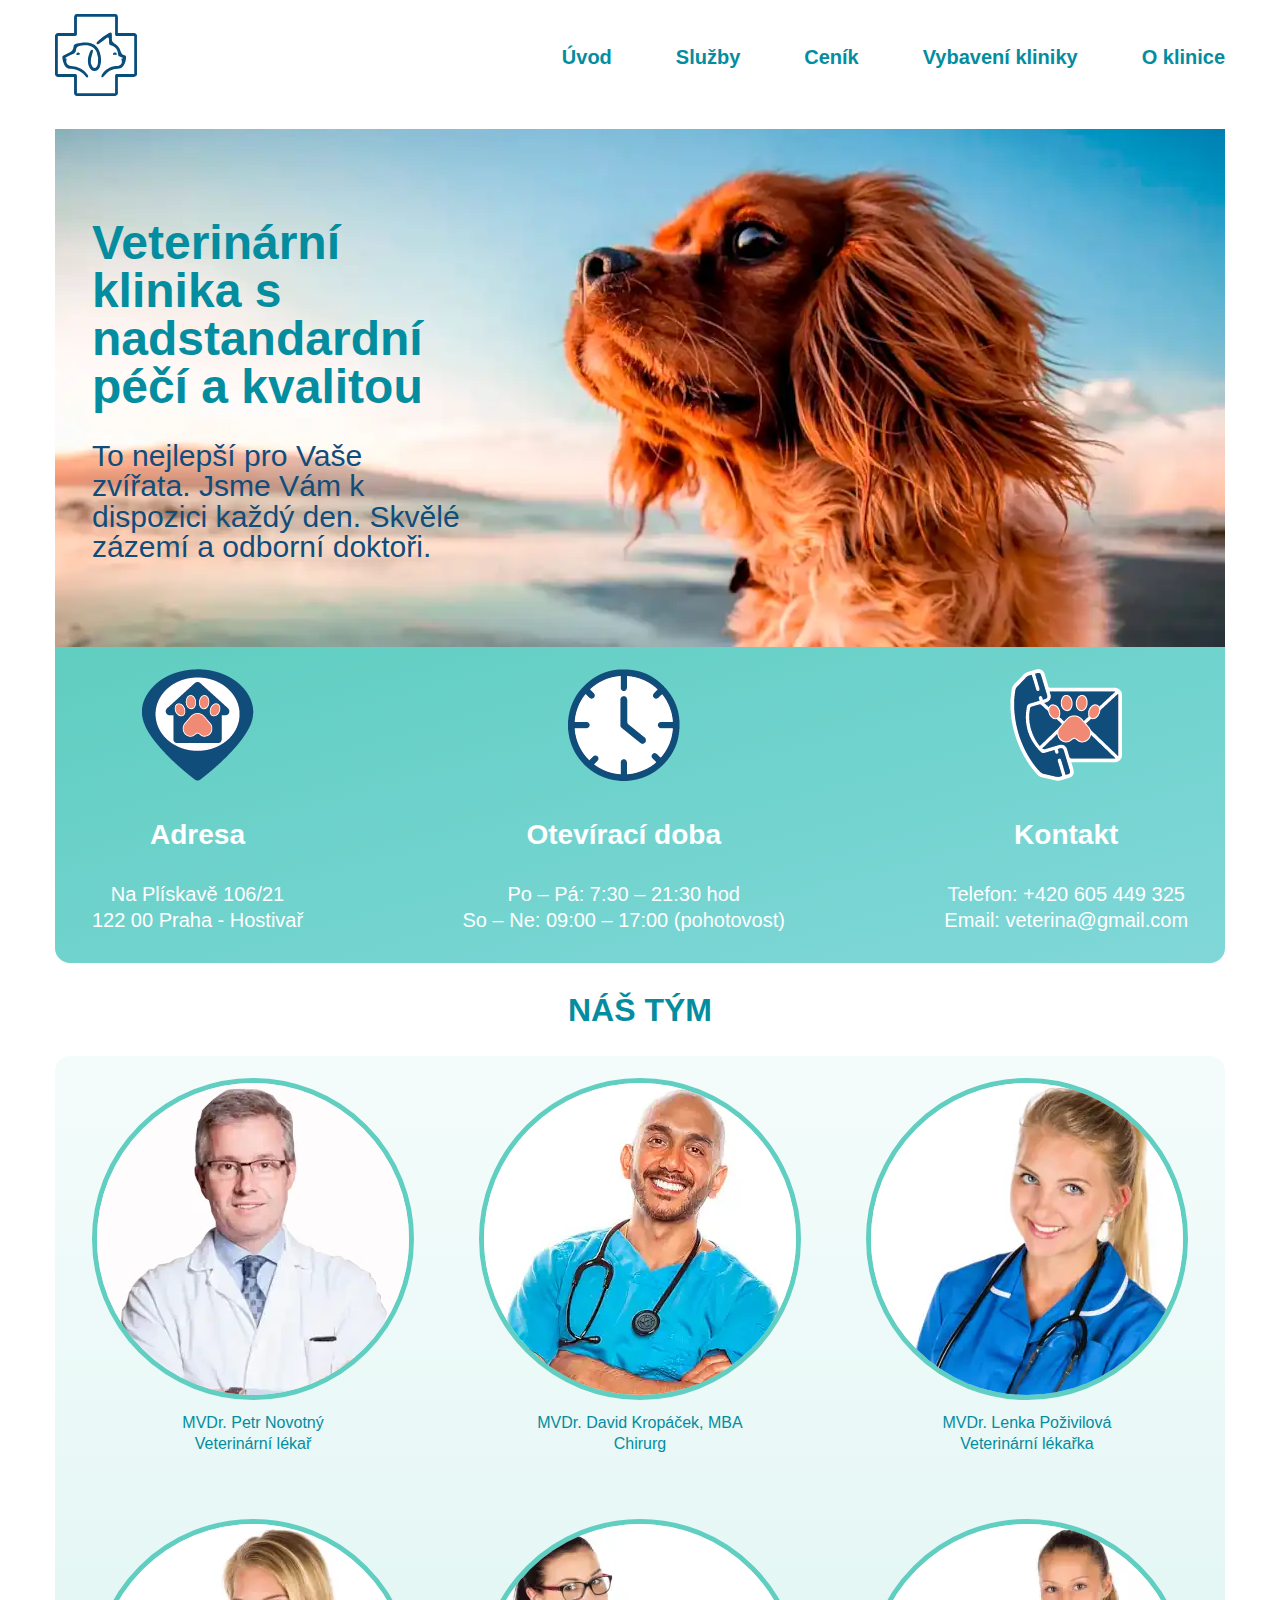
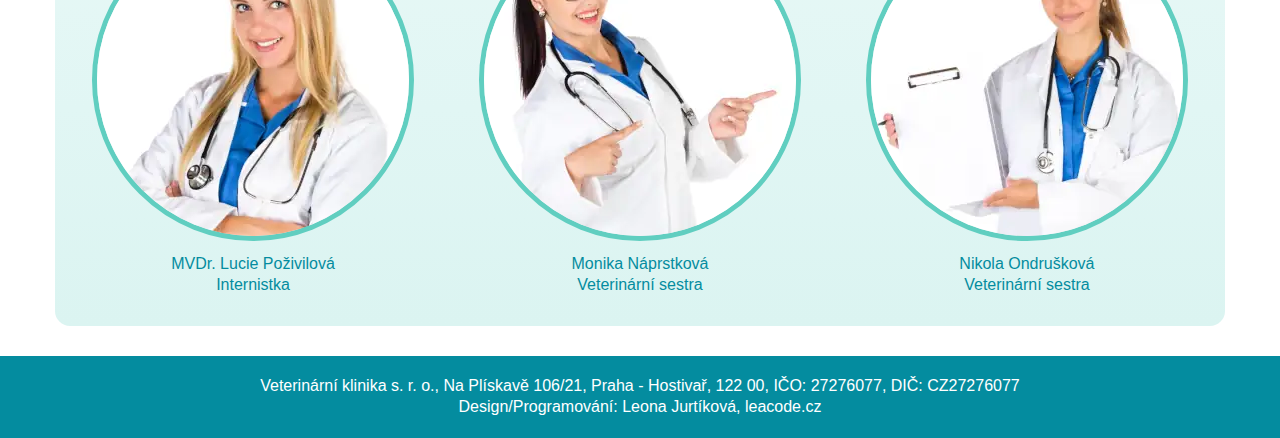
<file: index.html>
<!DOCTYPE html>
<html lang="cs">
<head>
    <meta charset="UTF-8">
    <meta http-equiv="X-UA-Compatible" content="IE=edge">
    <meta name="viewport" content="width=device-width, initial-scale=1.0">
    <link rel="stylesheet" href="css/allpages.css">
    <link rel="stylesheet" href="css/index.css">
    <title>veterinary</title>
    <link rel="icon" type="image/png" sizes="33x33" href="favicon/favicon.png">
    <meta name="robots" content="noindex">
</head>
<body>
    <div class="container">
        <header class="menu">
            <a href="index.html" class="menu__index">
                <img class="menu__logo" src="img/veterany_logo.svg" alt="logo">
            </a>
            <nav class="menu__navigation">
                <ul class="menu__list">
                    <li class="menu__item">
                        <a href="index.html" class="menu__link">Úvod</a>
                    </li>
                    <li class="menu__item">
                        <a href="sluzby.html" class="menu__link">Služby</a>
                    </li>
                    <li class="menu__item">
                        <a href="cenik.html" class="menu__link">Ceník</a>
                    </li>
                    <li class="menu__item">
                        <a href="vybaveni.html" class="menu__link">Vybavení kliniky</a>
                    </li>
                    <li class="menu__item">
                        <a href="klinika.html" class="menu__link">O klinice</a>
                    </li>
                </ul>
            </nav>
            <div class="menu__hamburger" onclick="hamburger(this)">
                <span class="menu__effect"></span>
                <span class="menu__effect"></span>
                <span class="menu__effect"></span>
            </div>
        </header>
        <section class="central">
            <h1 class="central__title">Veterinární klinika s nadstandardní péčí a kvalitou</h1>
            <h2 class="central__subtitle">To nejlepší pro Vaše zvířata. Jsme Vám k dispozici každý den. Skvělé zázemí a odborní doktoři.</h2>
        </section>
        <section class="info">
            <div class="info__information">
                <h3 class="info__title">Adresa</h3>
                <a href="https://mapy.cz/s/fopusojujo" class="info__link" target="_blank">Na Plískavě 106/21</br>122 00 Praha - Hostivař</a>
            </div>
            <div class="info__information info__information--address">
                <h3 class="info__title">Otevírací doba</h3>
                <div class="info__text">Po – Pá: 7:30 – 21:30 hod</div>
                <div class="info__text">So – Ne: 09:00 – 17:00 (pohotovost)</div>
            </div>
            <div class="info__information info__information--contact">
                <h3 class="info__title">Kontakt</h3>
                <div class="info__text">Telefon: <a href="tel:+420605449325" class="info__link">+420 605 449 325</a></div>
                <div class="info__text">Email: <a href="mailto:veterina@gmail.com" class="info__link">veterina@gmail.com</a></div>
            </div>
        </section>
        <section class="team">
            <h3 class="team__title">Náš Tým</h3>
            <ul class="team__list">
                <li class="team__item">
                    <img class="team__picture" src="img/doctor_main.webp" alt="portrét MVDr. Petr Novotný">
                    <div class="team__text">MVDr. Petr Novotný</div>
                    <div class="team__text">Veterinární lékař</div>
                </li>
                <li class="team__item">
                    <img class="team__picture" src="img/doctor_second.webp" alt="portrét MVDr. David Kropáček, MBA">
                    <div class="team__text">MVDr. David Kropáček, MBA</div>
                    <div class="team__text">Chirurg</div>
                </li>
                <li class="team__item">
                    <img class="team__picture" src="img/doctor_female_01.webp" alt="portrét MVDr. Lenka Poživilová">
                    <div class="team__text">MVDr. Lenka Poživilová</div>
                    <div class="team__text">Veterinární lékařka</div>
                </li>
                <li class="team__item">
                    <img class="team__picture" src="img/doctor_female_02.webp" alt="portrét MVDr. Lucie Poživilová">
                    <div class="team__text">MVDr. Lucie Poživilová</div>
                    <div class="team__text">Internistka</div>
                </li>
                <li class="team__item">
                    <img class="team__picture" src="img/doctor_female_03.webp" alt="portrét Monika Náprstková">
                    <div class="team__text">Monika Náprstková</div>
                    <div class="team__text">Veterinární sestra</div>
                </li>
                <li class="team__item">
                    <img class="team__picture" src="img/doctor_female_04.webp" alt="portrét Nikola Ondrušková">
                    <div class="team__text">Nikola Ondrušková</div>
                    <div class="team__text">Veterinární sestra</div>
                </li>
            </ul>
        </section>
    </div>
    <footer class="footer">
        <ul class="footer__list">
            <li class="footer__item">Veterinární klinika s. r. o., Na Plískavě 106/21, Praha - Hostivař, 122 00, IČO: 27276077, DIČ: CZ27276077</li>
            <li class="footer__item">Design/Programování: Leona Jurtíková,
                <a class='footer__link'href="https://www.leacode.cz/" target="_blank" class="footer_link">leacode.cz</a>
            </li>
        </ul>
    </footer>
    <script src="js/main.js"></script>
</body>
</html>
</file>
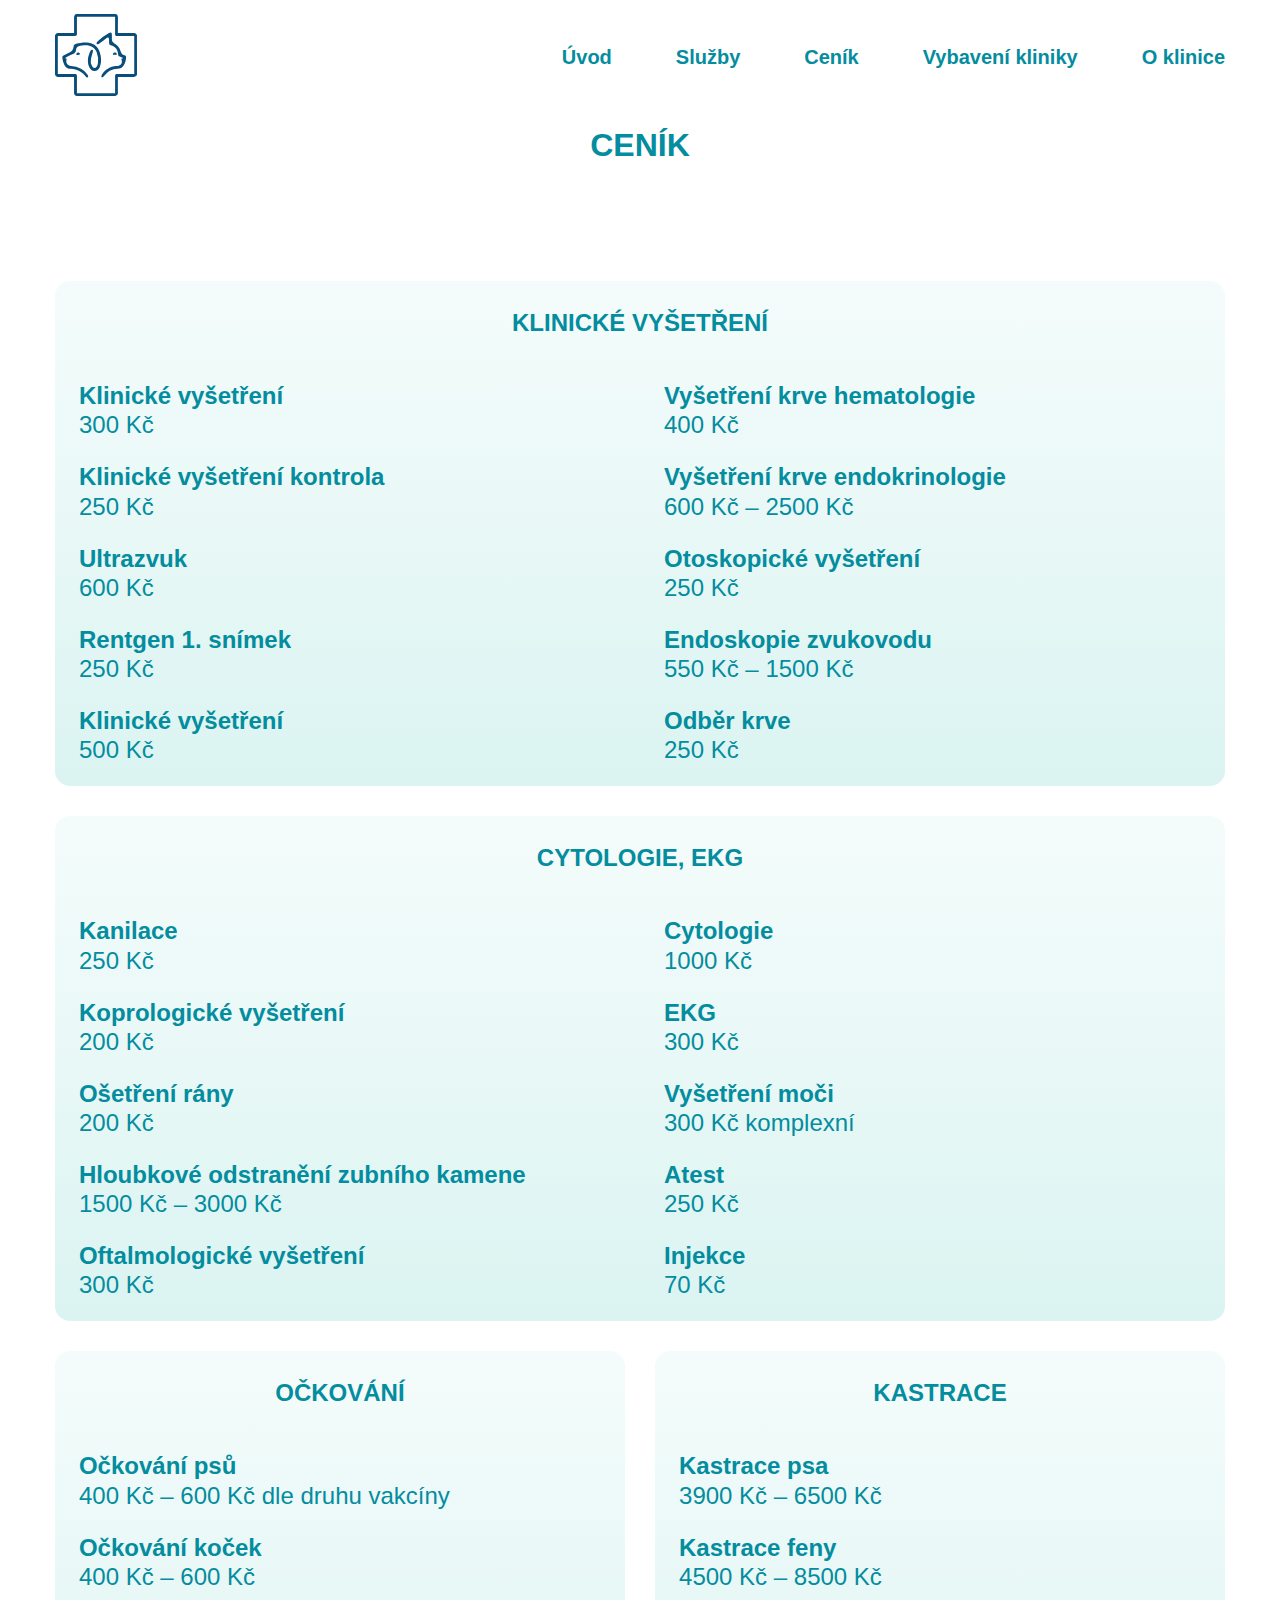
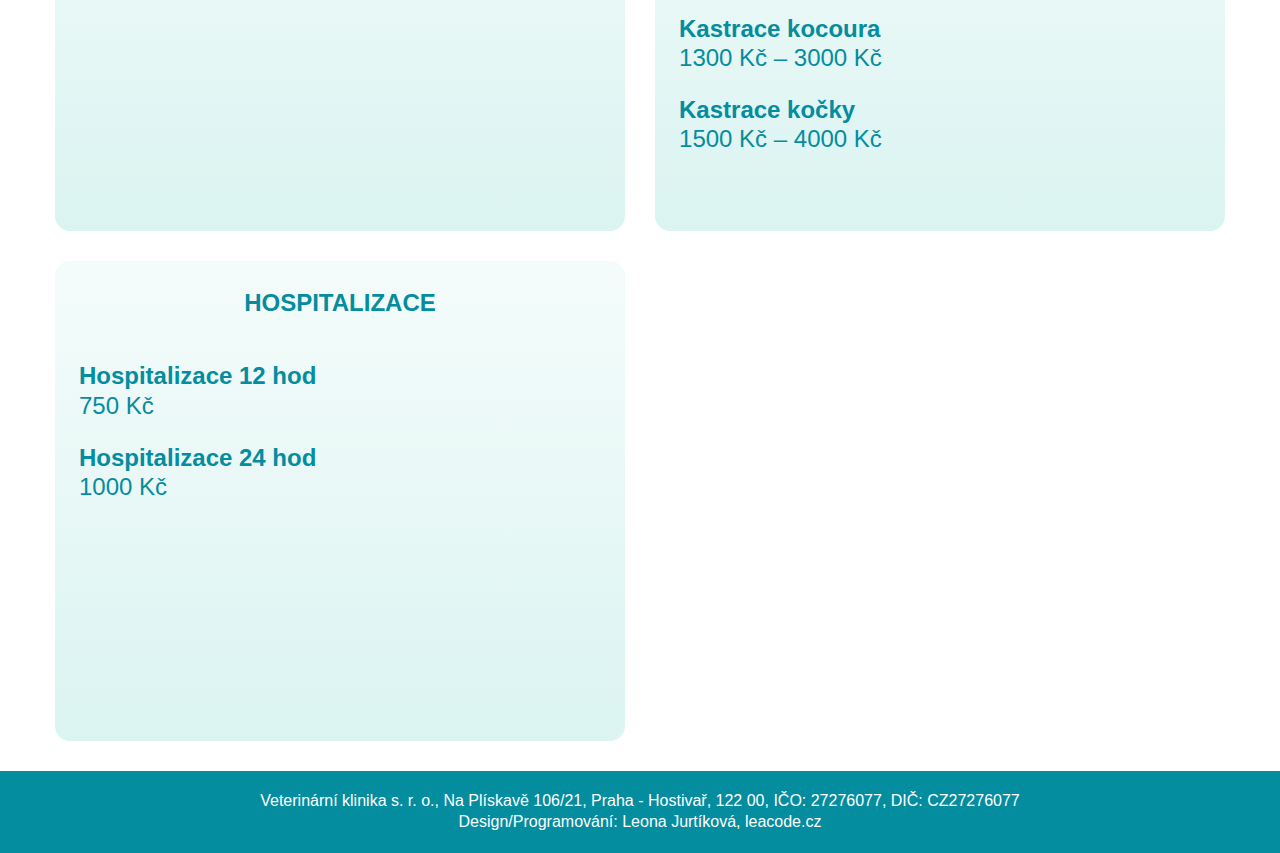
<file: cenik.html>
<!DOCTYPE html>
<html lang="cs">
<head>
    <meta charset="UTF-8">
    <meta http-equiv="X-UA-Compatible" content="IE=edge">
    <meta name="viewport" content="width=device-width, initial-scale=1.0">
    <link rel="stylesheet" href="css/allpages.css">
    <link rel="stylesheet" href="css/cenik.css">
    <title>veterinary</title>
    <link rel="icon" type="image/png" sizes="33x33" href="favicon/favicon.png">
    <meta name="robots" content="noindex">
</head>
<body>
    <div class="container">
        <header class="menu">
            <a href="index.html" class="menu__index">
                <img class="menu__logo" src="img/veterany_logo.svg" alt="logo">
            </a>
            <nav class="menu__navigation">
                <ul class="menu__list">
                    <li class="menu__item">
                        <a href="index.html" class="menu__link">Úvod</a>
                    </li>
                    <li class="menu__item">
                        <a href="sluzby.html" class="menu__link">Služby</a>
                    </li>
                    <li class="menu__item">
                        <a href="cenik.html" class="menu__link">Ceník</a>
                    </li>
                    <li class="menu__item">
                        <a href="vybaveni.html" class="menu__link">Vybavení kliniky</a>
                    </li>
                    <li class="menu__item">
                        <a href="klinika.html" class="menu__link">O klinice</a>
                    </li>
                </ul>
            </nav>
            <div class="menu__hamburger" onclick="hamburger(this)">
                <span class="menu__effect"></span>
                <span class="menu__effect"></span>
                <span class="menu__effect"></span>
            </div>  
        </header>
        <h1 class="tariff__title">Ceník</h1>
        <section class="tariff">
            <h2 class="tariff__subtitle">Klinické vyšetření</h2>
            <ul class="tariff__list">
                <li class="tariff__text">Klinické vyšetření</li>
                <li class="tariff__subtext">300 Kč</li>
                <li class="tariff__text">Klinické vyšetření kontrola</li>
                <li class="tariff__subtext">250 Kč</li>
                <li class="tariff__text">Ultrazvuk</li>
                <li class="tariff__subtext">600 Kč</li>
                <li class="tariff__text">Rentgen 1. snímek</li>
                <li class="tariff__subtext">250 Kč</li>
                <li class="tariff__text">Klinické vyšetření</li>
                <li class="tariff__subtext">500 Kč</li>
                <li class="tariff__text">Vyšetření krve hematologie</li>
                <li class="tariff__subtext">400 Kč</li>
                <li class="tariff__text">Vyšetření krve endokrinologie</li>
                <li class="tariff__subtext">600 Kč – 2500 Kč</li>
                <li class="tariff__text">Otoskopické vyšetření</li>
                <li class="tariff__subtext">250 Kč</li>
                <li class="tariff__text">Endoskopie zvukovodu</li>
                <li class="tariff__subtext">550 Kč – 1500 Kč</li>
                <li class="tariff__text">Odběr krve</li>
                <li class="tariff__subtext">250 Kč</li>
            </ul>
        </section>
        <section class="tariff">
            <h2 class="tariff__subtitle">Cytologie, EKG</h2>
            <ul class="tariff__list">
                <li class="tariff__text">Kanilace</li>
                <li class="tariff__subtext">250 Kč</li>
                <li class="tariff__text">Koprologické vyšetření</li>
                <li class="tariff__subtext">200 Kč</li>
                <li class="tariff__text">Ošetření rány</li>
                <li class="tariff__subtext">200 Kč</li>
                <li class="tariff__text">Hloubkové odstranění zubního kamene</li>
                <li class="tariff__subtext">1500 Kč – 3000 Kč</li>
                <li class="tariff__text">Oftalmologické vyšetření</li>
                <li class="tariff__subtext">300 Kč</li>
                <li class="tariff__text">Cytologie</li>
                <li class="tariff__subtext">1000 Kč</li>
                <li class="tariff__text">EKG</li>
                <li class="tariff__subtext">300 Kč</li>
                <li class="tariff__text">Vyšetření moči</li>
                <li class="tariff__subtext">300 Kč komplexní</li>
                <li class="tariff__text">Atest</li>
                <li class="tariff__subtext">250 Kč</li>
                <li class="tariff__text">Injekce</li>
                <li class="tariff__subtext">70 Kč</li>
            </ul>
        </section>
        <div class="tariff__small">
            <section class="tariff">
                <h2 class="tariff__subtitle">Očkování</h2>
                <ul class="tariff__list tariff__list--row">
                    <li class="tariff__text">Očkování psů</li>
                    <li class="tariff__subtext">400 Kč – 600 Kč dle druhu vakcíny</li>
                    <li class="tariff__text">Očkování koček</li>
                    <li class="tariff__subtext">400 Kč – 600 Kč</li>
                </ul>
            </section>
            <section class="tariff">
                <h2 class="tariff__subtitle">Kastrace</h2>
                <ul class="tariff__list tariff__list--row">
                    <li class="tariff__text">Kastrace psa</li>
                    <li class="tariff__subtext">3900 Kč – 6500 Kč</li>
                    <li class="tariff__text">Kastrace feny</li>
                    <li class="tariff__subtext">4500 Kč – 8500 Kč</li>
                    <li class="tariff__text">Kastrace kocoura</li>
                    <li class="tariff__subtext">1300 Kč – 3000 Kč</li>
                    <li class="tariff__text">Kastrace kočky</li>
                    <li class="tariff__subtext">1500 Kč – 4000 Kč</li>
                </ul>
            </section>
            <section class="tariff">
                <h2 class="tariff__subtitle">Hospitalizace</h2>
                <ul class="tariff__list tariff__list--row">
                    <li class="tariff__text">Hospitalizace 12 hod</li>
                    <li class="tariff__subtext">750 Kč</li>
                    <li class="tariff__text">Hospitalizace 24 hod</li>
                    <li class="tariff__subtext">1000 Kč</li>
                </ul>
            </section>
        </div>
    </div>
    <footer class="footer">
        <ul class="footer__list">
            <li class="footer__item">Veterinární klinika s. r. o., Na Plískavě 106/21, Praha - Hostivař, 122 00, IČO: 27276077, DIČ: CZ27276077</li>
            <li class="footer__item">Design/Programování: Leona Jurtíková,
                <a class='footer__link'href="https://www.leacode.cz/" target="_blank" class="footer_link">leacode.cz</a>
            </li>
        </ul>
    </footer>
    <script src="js/main.js"></script>
</body>
</html>
</file>
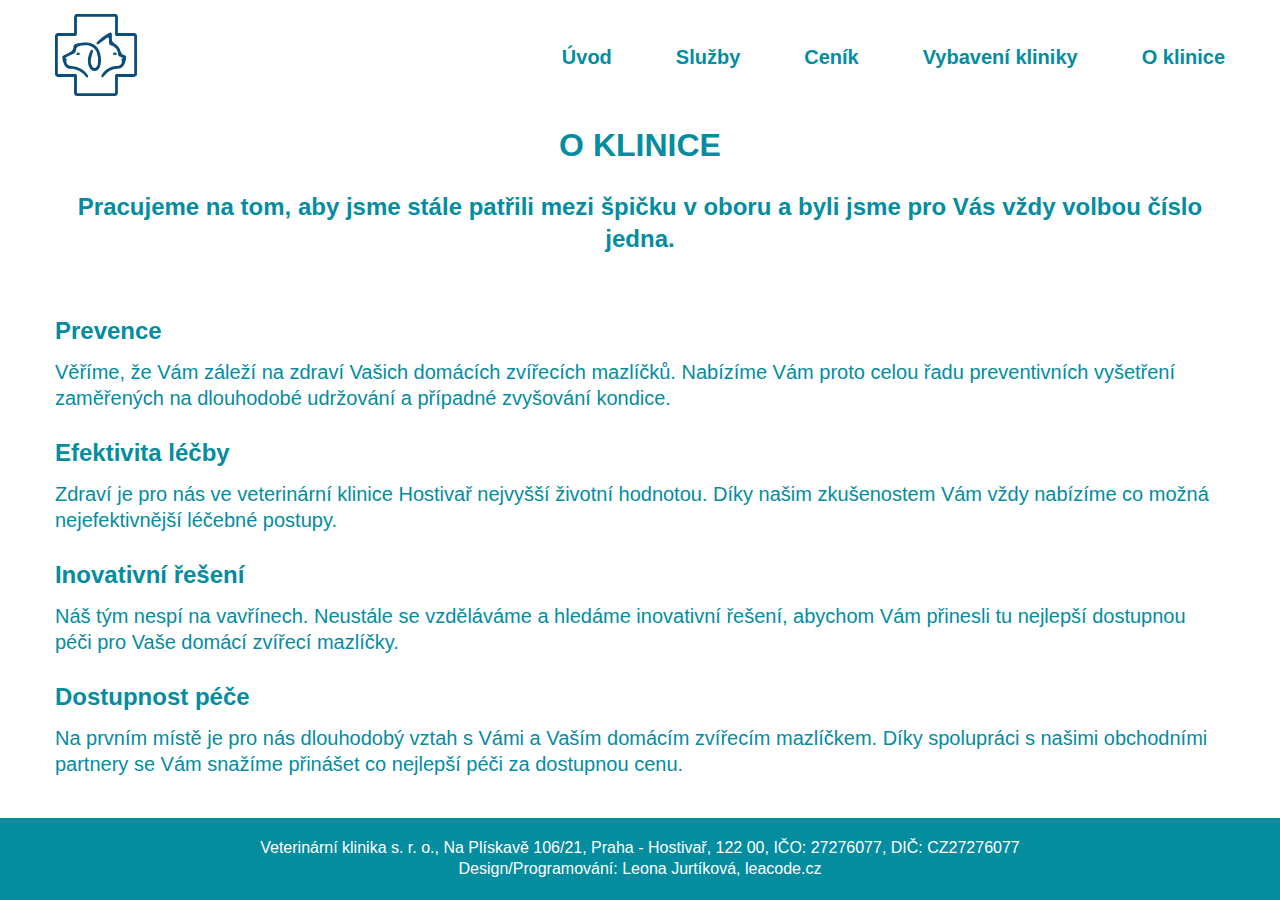
<file: klinika.html>
<!DOCTYPE html>
<html lang="cs">
<head>
    <meta charset="UTF-8">
    <meta http-equiv="X-UA-Compatible" content="IE=edge">
    <meta name="viewport" content="width=device-width, initial-scale=1.0">
    <link rel="stylesheet" href="css/allpages.css">
    <link rel="stylesheet" href="css/klinika.css">
    <title>veterinary</title>
    <link rel="icon" type="image/png" sizes="33x33" href="favicon/favicon.png">
    <meta name="robots" content="noindex">
</head>
<body>
    <div class="container">
        <header class="menu">
            <a href="index.html" class="menu__index">
                <img class="menu__logo" src="img/veterany_logo.svg" alt="logo">
            </a>
            <nav class="menu__navigation">
                <ul class="menu__list">
                    <li class="menu__item">
                        <a href="index.html" class="menu__link">Úvod</a>
                    </li>
                    <li class="menu__item">
                        <a href="sluzby.html" class="menu__link">Služby</a>
                    </li>
                    <li class="menu__item">
                        <a href="cenik.html" class="menu__link">Ceník</a>
                    </li>
                    <li class="menu__item">
                        <a href="vybaveni.html" class="menu__link">Vybavení kliniky</a>
                    </li>
                    <li class="menu__item">
                        <a href="klinika.html" class="menu__link">O klinice</a>
                    </li>
                </ul>
            </nav>
            <div class="menu__hamburger" onclick="hamburger(this)">
                <span class="menu__effect"></span>
                <span class="menu__effect"></span>
                <span class="menu__effect"></span>
            </div>  
        </header>
        <section class="clinic">
            <h1 class="clinic__title">O klinice</h1>
            <h2 class="clinic__subtitle">Pracujeme na tom, aby jsme stále patřili mezi špičku v oboru a byli jsme pro Vás vždy volbou číslo jedna.</h2>
            <ul class="clinic__list">
                <li class="clinic__text">Prevence</li>
                <li class="clinic__subtext">Věříme, že Vám záleží na zdraví Vašich domácích zvířecích mazlíčků. Nabízíme Vám proto celou řadu preventivních vyšetření zaměřených na dlouhodobé udržování a případné zvyšování kondice.</li>
                <li class="clinic__text">Efektivita léčby</li>
                <li class="clinic__subtext">Zdraví je pro nás ve veterinární klinice Hostivař nejvyšší životní hodnotou. Díky našim zkušenostem Vám vždy nabízíme co možná nejefektivnější léčebné postupy.</li>
                <li class="clinic__text">Inovativní řešení</li>
                <li class="clinic__subtext">Náš tým nespí na vavřínech. Neustále se vzděláváme a hledáme inovativní řešení, abychom Vám přinesli tu nejlepší dostupnou péči pro Vaše domácí zvířecí mazlíčky.</li>
                <li class="clinic__text">Dostupnost péče</li>
                <li class="clinic__subtext">Na prvním místě je pro nás dlouhodobý vztah s Vámi a Vaším domácím zvířecím mazlíčkem. Díky spolupráci s našimi obchodními partnery se Vám snažíme přinášet co nejlepší péči za dostupnou cenu.</li>
            </ul>
        </section>
    </div>
    <footer class="footer">
        <ul class="footer__list">
            <li class="footer__item">Veterinární klinika s. r. o., Na Plískavě 106/21, Praha - Hostivař, 122 00, IČO: 27276077, DIČ: CZ27276077</li>
            <li class="footer__item">Design/Programování: Leona Jurtíková,
                <a class='footer__link'href="https://www.leacode.cz/" target="_blank" class="footer_link">leacode.cz</a>
            </li>
        </ul>
    </footer>
    <script src="js/main.js"></script>
</body>
</html>
</file>
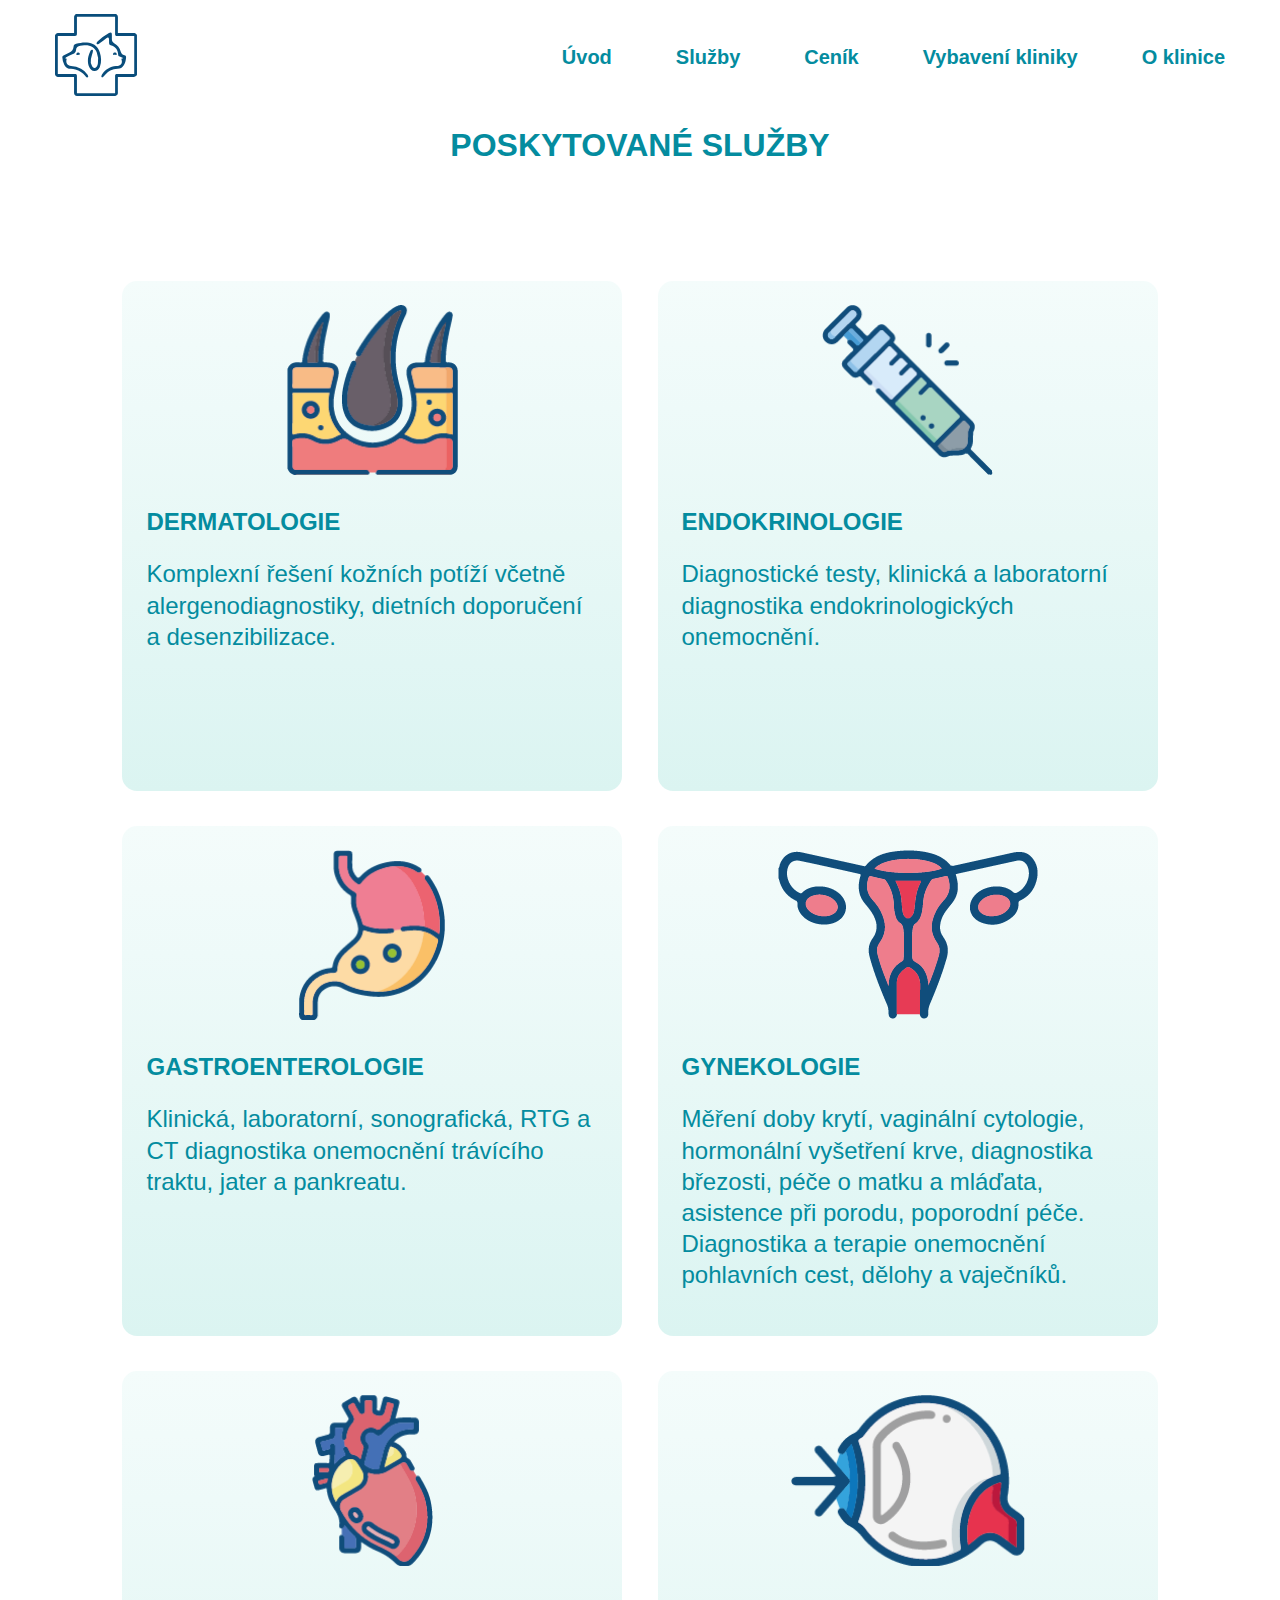
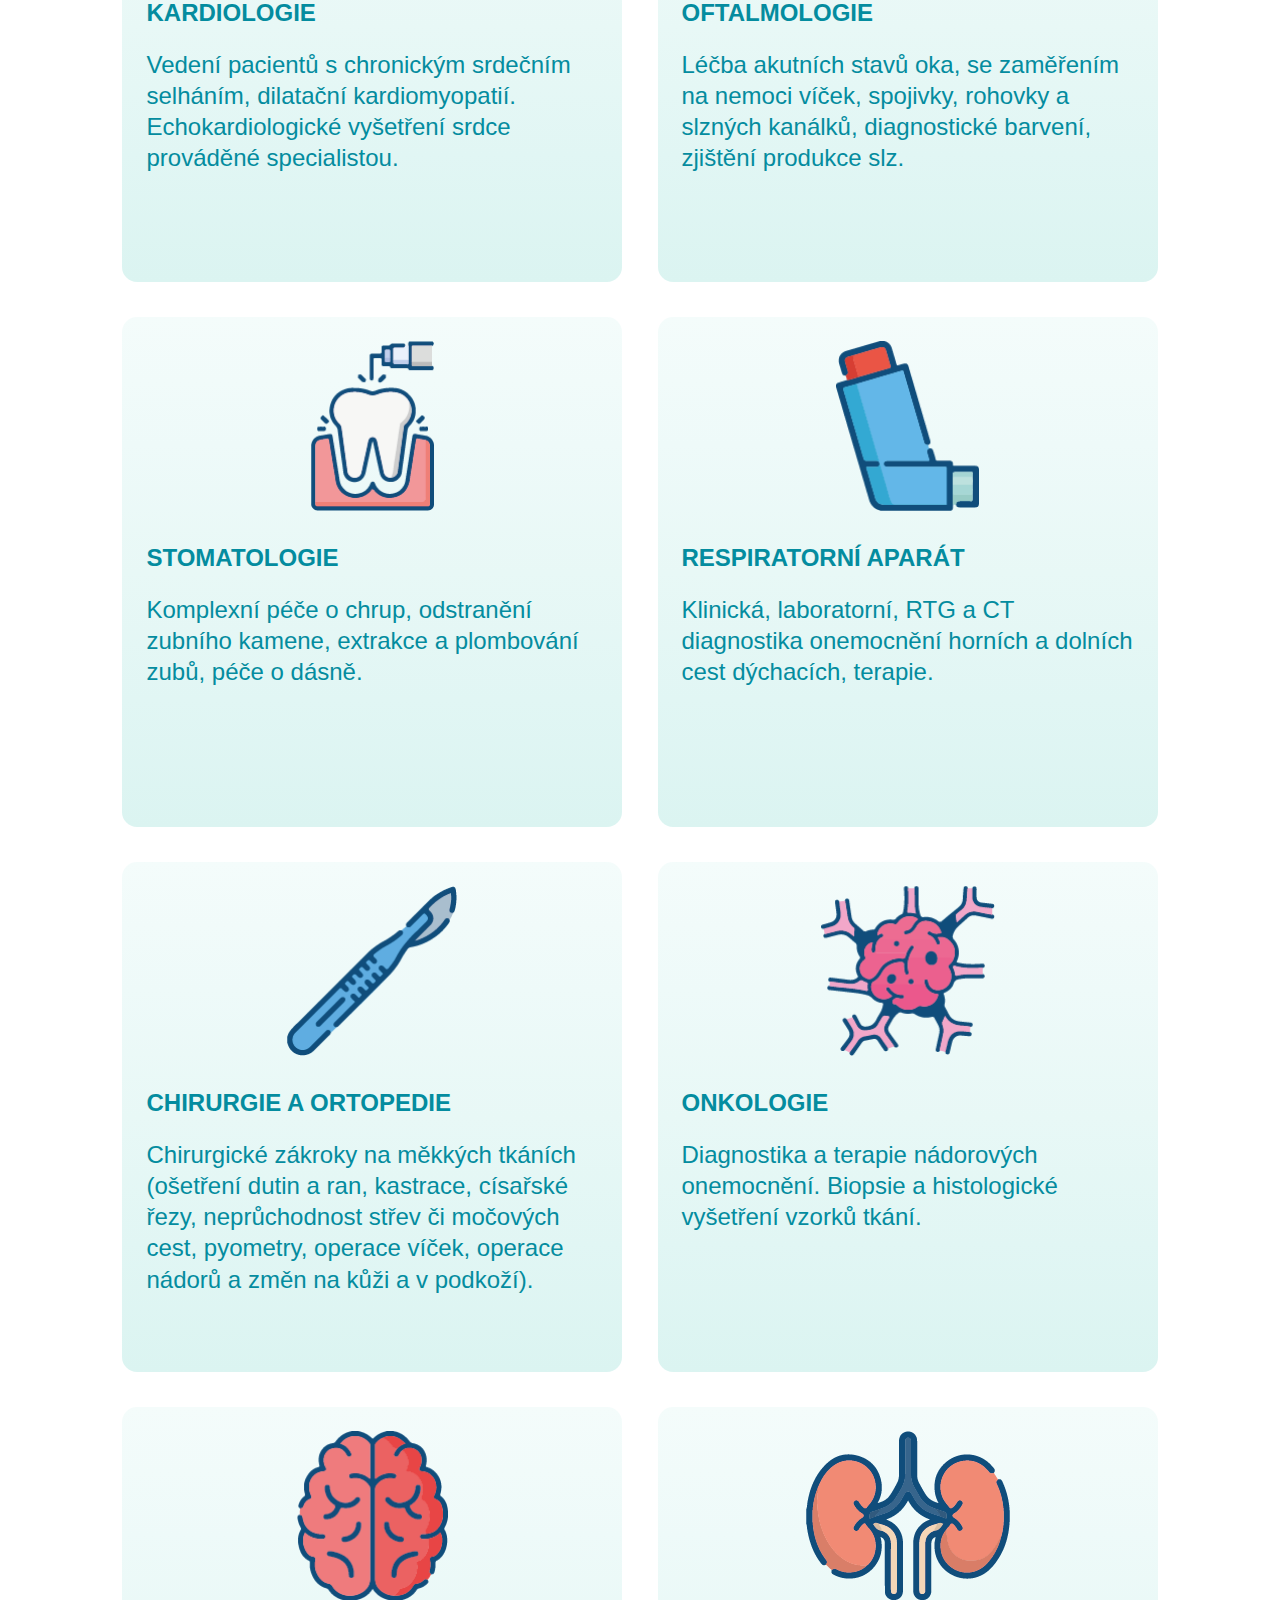
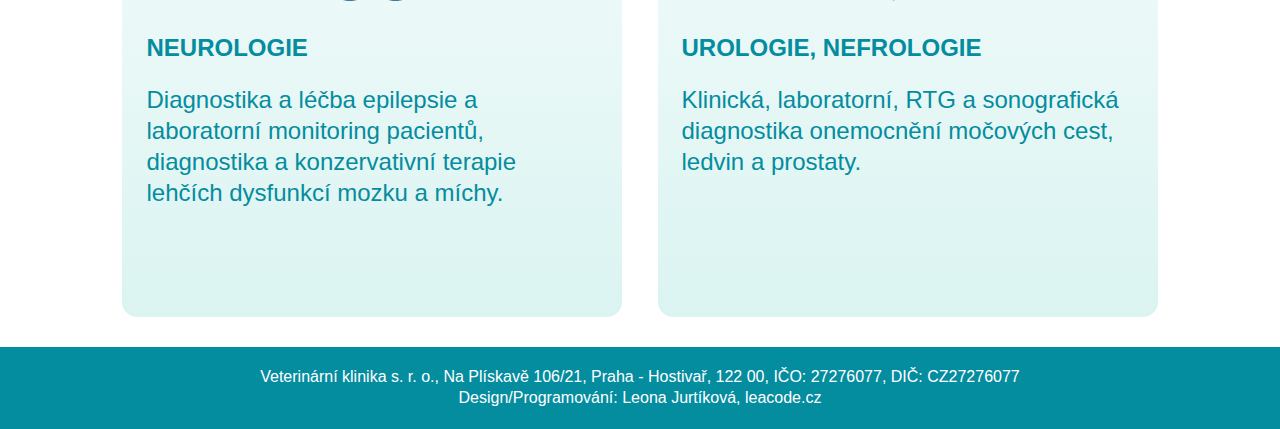
<file: sluzby.html>
<!DOCTYPE html>
<html lang="cs">
<head>
    <meta charset="UTF-8">
    <meta http-equiv="X-UA-Compatible" content="IE=edge">
    <meta name="viewport" content="width=device-width, initial-scale=1.0">
    <link rel="stylesheet" href="css/allpages.css">
    <link rel="stylesheet" href="css/sluzby.css">
    <title>veterinary</title>
    <link rel="icon" type="image/png" sizes="33x33" href="favicon/favicon.png">
    <meta name="robots" content="noindex">
</head>
<body>
    <div class="container">
        <header class="menu">
            <a href="index.html" class="menu__index">
                <img class="menu__logo" src="img/veterany_logo.svg" alt="logo">
            </a>
            <nav class="menu__navigation">
                <ul class="menu__list">
                    <li class="menu__item">
                        <a href="index.html" class="menu__link">Úvod</a>
                    </li>
                    <li class="menu__item">
                        <a href="sluzby.html" class="menu__link">Služby</a>
                    </li>
                    <li class="menu__item">
                        <a href="cenik.html" class="menu__link">Ceník</a>
                    </li>
                    <li class="menu__item">
                        <a href="vybaveni.html" class="menu__link">Vybavení kliniky</a>
                    </li>
                    <li class="menu__item">
                        <a href="klinika.html" class="menu__link">O klinice</a>
                    </li>
                </ul>
            </nav>
            <div class="menu__hamburger" onclick="hamburger(this)">
                <span class="menu__effect"></span>
                <span class="menu__effect"></span>
                <span class="menu__effect"></span>
            </div>
        </header>
        <section class="service">
            <h1 class="service__title">Poskytované služby</h1>
            <ul class="service__list">
                <li class="service__item">
                    <h2 class="service__text">Dermatologie</h2>
                    <p class="service__subtext">Komplexní řešení kožních potíží včetně alergenodiagnostiky, dietních doporučení a desenzibilizace.</p>
                </li>
                <li class="service__item service__item--endo">
                    <h2 class="service__text">Endokrinologie</h2>
                    <p class="service__subtext">Diagnostické testy, klinická a laboratorní diagnostika endokrinologických onemocnění.</p>
                </li>
                <li class="service__item service__item--gastro">
                    <h2 class="service__text">Gastroenterologie</h2>
                    <p class="service__subtext">Klinická, laboratorní, sonografická, RTG a CT diagnostika onemocnění trávícího traktu, jater a pankreatu.</p>
                </li>
                <li class="service__item service__item--gynda">
                    <h2 class="service__text">Gynekologie</h2>
                    <p class="service__subtext">Měření doby krytí, vaginální cytologie, hormonální vyšetření krve, diagnostika březosti, péče o matku a mláďata, asistence při porodu, poporodní péče. Diagnostika a terapie onemocnění pohlavních cest, dělohy a vaječníků.</p>
                </li>
                <li class="service__item service__item--kardio">
                    <h2 class="service__text">Kardiologie</h2>
                    <p class="service__subtext">Vedení pacientů s chronickým srdečním selháním, dilatační kardiomyopatií. Echokardiologické vyšetření srdce prováděné specialistou.</p>
                </li>
                <li class="service__item service__item--ofta">
                    <h2 class="service__text">Oftalmologie</h2>
                    <p class="service__subtext">Léčba akutních stavů oka, se zaměřením na nemoci víček, spojivky, rohovky a slzných kanálků, diagnostické barvení, zjištění produkce slz.</p>
                </li>
                <li class="service__item service__item--stoma">
                    <h2 class="service__text">Stomatologie</h2>
                    <p class="service__subtext">Komplexní péče o chrup, odstranění zubního kamene, extrakce a plombování zubů, péče o dásně.</p>
                </li>
                <li class="service__item service__item--respi">
                    <h2 class="service__text">Respiratorní aparát</h2>
                    <p class="service__subtext">Klinická, laboratorní, RTG a CT diagnostika onemocnění horních a dolních cest dýchacích, terapie.</p>
                </li>
                <li class="service__item service__item--chirur">
                    <h2 class="service__text">Chirurgie a ortopedie</h2>
                    <div class="service__subtext">Chirurgické zákroky na měkkých tkáních (ošetření dutin a ran, kastrace, císařské řezy, neprůchodnost střev či močových cest, pyometry, operace víček, operace nádorů a změn na kůži a v podkoží).</p>
                </li>
                <li class="service__item service__item--onkol">
                    <h2 class="service__text">Onkologie</h2>
                    <p class="service__subtext">Diagnostika a terapie nádorových onemocnění. Biopsie a histologické vyšetření vzorků tkání.</p>
                </li>
                <li class="service__item service__item--neur">
                    <h2 class="service__text">Neurologie</h2>
                    <p class="service__subtext">Diagnostika a léčba epilepsie a laboratorní monitoring pacientů, diagnostika a konzervativní terapie lehčích dysfunkcí mozku a míchy.</p>
                </li>
                <li class="service__item service__item--urol">
                    <h2 class="service__text">Urologie, Nefrologie</h2>
                    <p class="service__subtext">Klinická, laboratorní, RTG a sonografická diagnostika onemocnění močových cest, ledvin a prostaty.</p>
                </li>
            </ul>
        </section>
    </div>
    <footer class="footer">
        <ul class="footer__list">
            <li class="footer__item">Veterinární klinika s. r. o., Na Plískavě 106/21, Praha - Hostivař, 122 00, IČO: 27276077, DIČ: CZ27276077</li>
            <li class="footer__item">Design/Programování: Leona Jurtíková,
                <a class='footer__link'href="https://www.leacode.cz/" target="_blank" class="footer_link">leacode.cz</a>
            </li>
        </ul>
    </footer>
    <script src="js/main.js"></script>
</body>
</html>
</file>
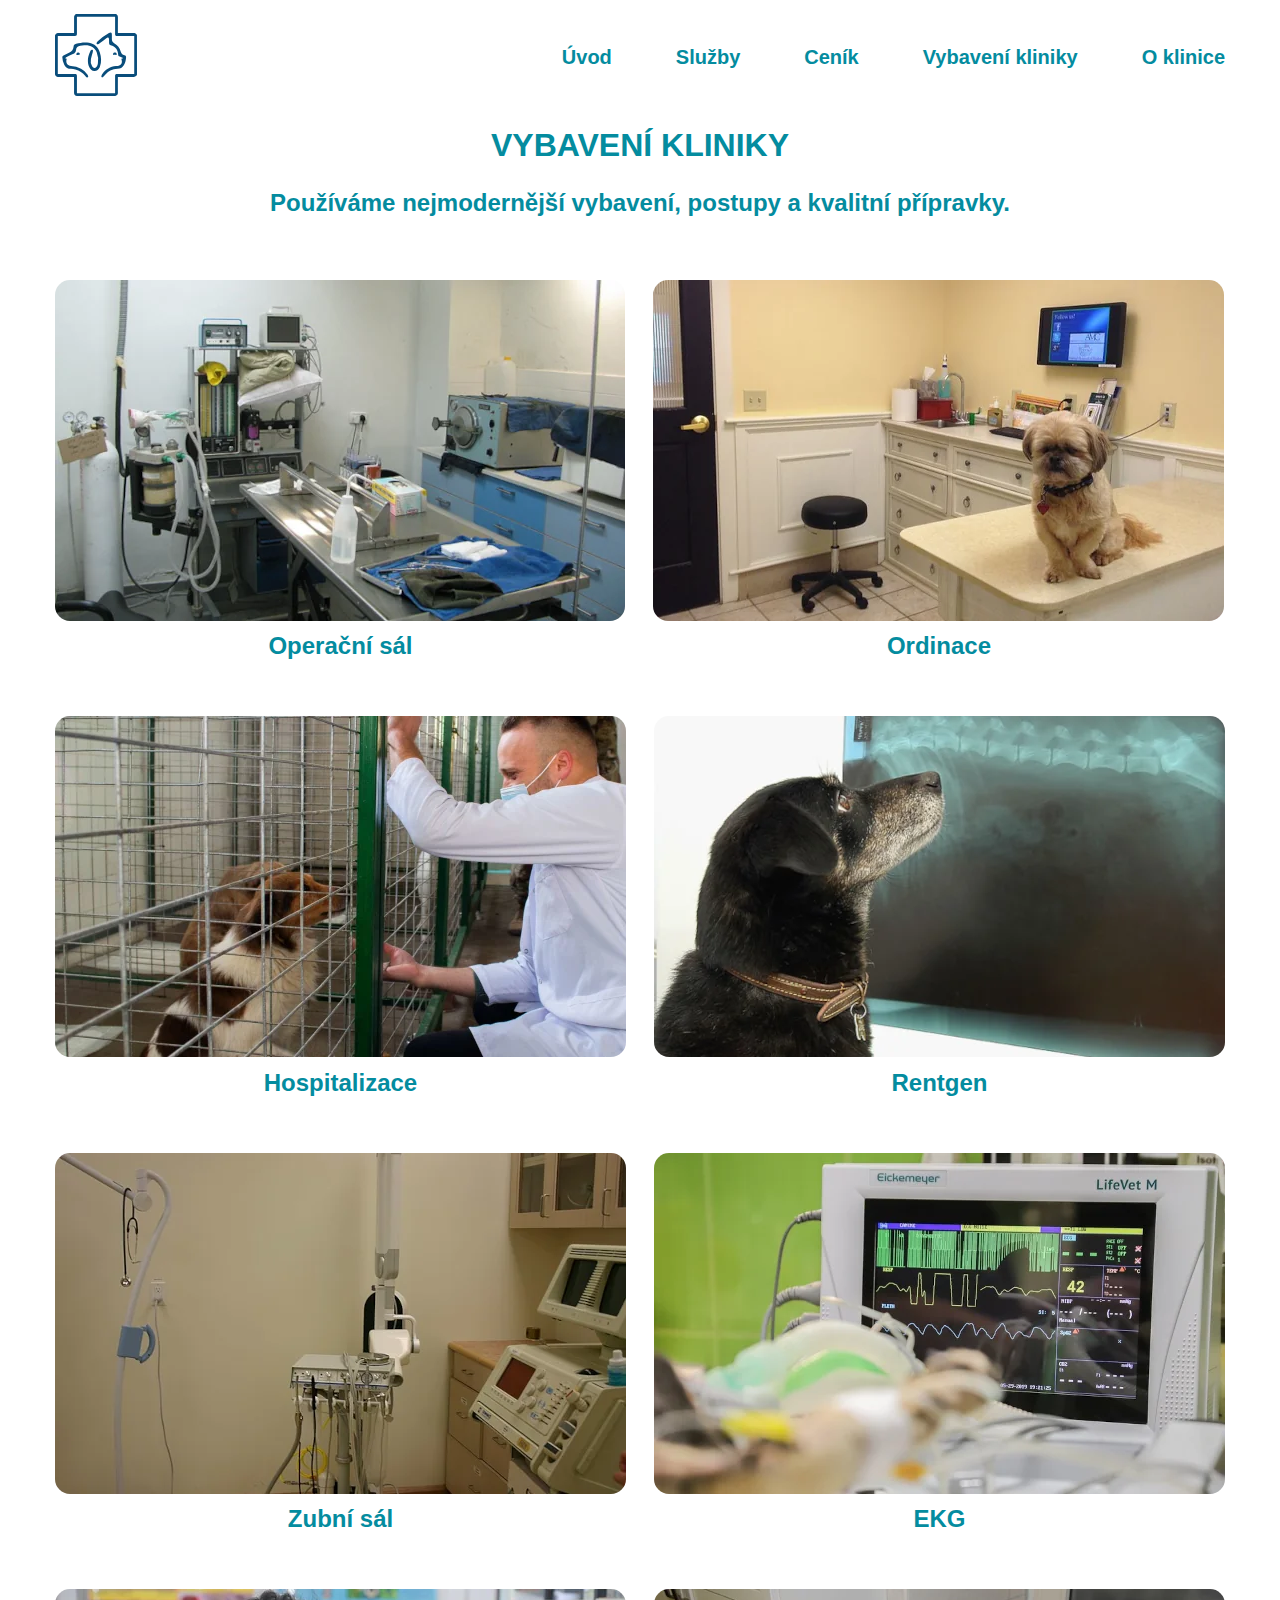
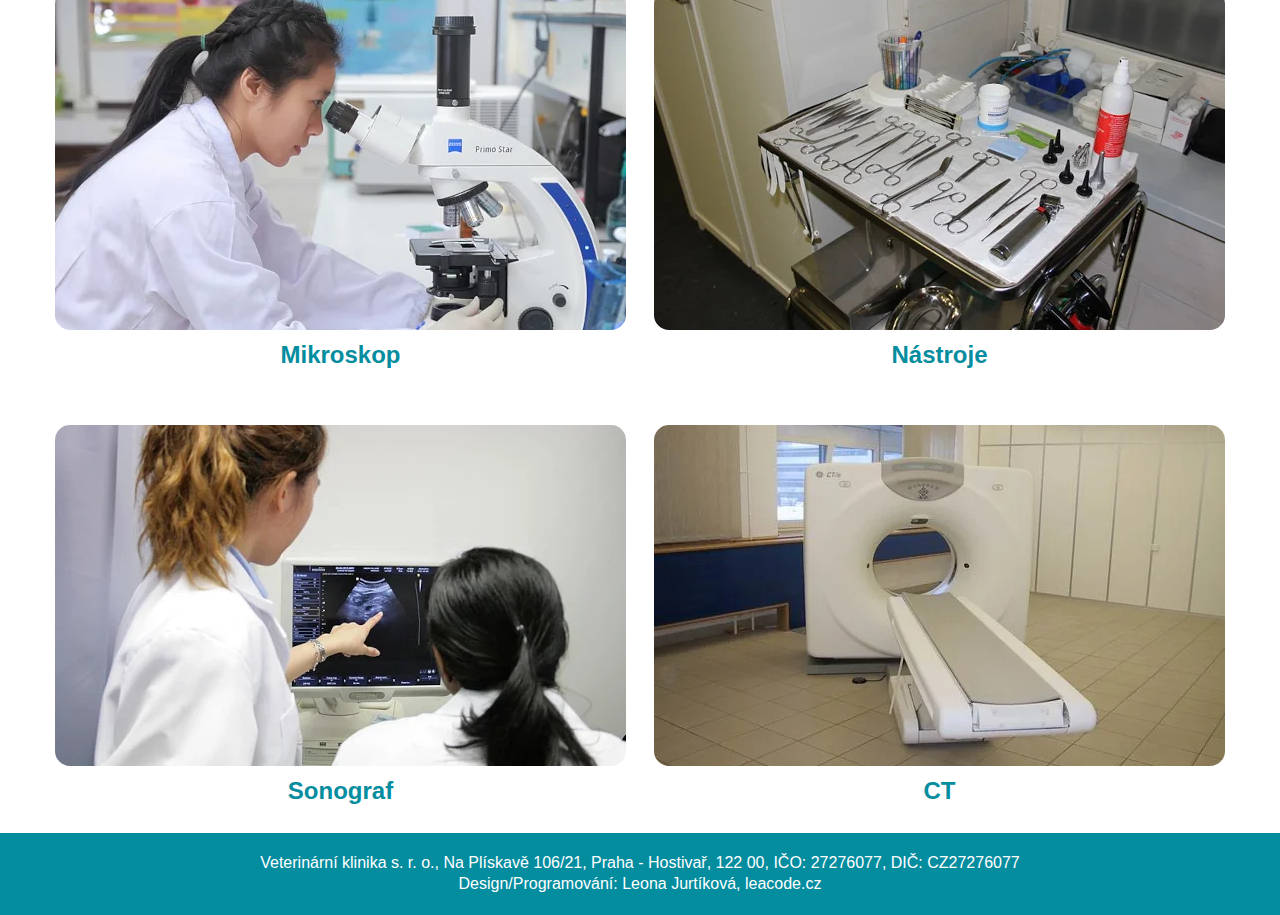
<file: vybaveni.html>
<!DOCTYPE html>
<html lang="cs">
<head>
    <meta charset="UTF-8">
    <meta http-equiv="X-UA-Compatible" content="IE=edge">
    <meta name="viewport" content="width=device-width, initial-scale=1.0">
    <link rel="stylesheet" href="css/allpages.css">
    <link rel="stylesheet" href="css/vybaveni.css">
    <title>veterinary</title>
    <link rel="icon" type="image/png" sizes="33x33" href="favicon/favicon.png">
    <meta name="robots" content="noindex">
</head>
<body>
    <div class="container">
        <header class="menu">
            <a href="index.html" class="menu__index">
                <img class="menu__logo" src="img/veterany_logo.svg" alt="logo">
            </a>
            <nav class="menu__navigation">
                <ul class="menu__list">
                    <li class="menu__item">
                        <a href="index.html" class="menu__link">Úvod</a>
                    </li>
                    <li class="menu__item">
                        <a href="sluzby.html" class="menu__link">Služby</a>
                    </li>
                    <li class="menu__item">
                        <a href="cenik.html" class="menu__link">Ceník</a>
                    </li>
                    <li class="menu__item">
                        <a href="vybaveni.html" class="menu__link">Vybavení kliniky</a>
                    </li>
                    <li class="menu__item">
                        <a href="klinika.html" class="menu__link">O klinice</a>
                    </li>
                </ul>
            </nav>
            <div class="menu__hamburger" onclick="hamburger(this)">
                <span class="menu__effect"></span>
                <span class="menu__effect"></span>
                <span class="menu__effect"></span>
            </div> 
        </header>
        <section class="equipment">
            <h1 class="equipment__title">Vybavení kliniky</h1>
            <h2 class="equipment__subtitle">Používáme nejmodernější vybavení, postupy a kvalitní přípravky.</h2>
            <ul class="equipment__list">
                <li class="equipment__item">
                    <img class="equipment__picture" src="img/operacni_sal.webp" alt="fotka operační sál">
                    <div class="equipment__text">Operační sál</div>
                </li>
                <li class="equipment__item ">
                    <img class="equipment__picture" src="img/ordinace.webp" alt="fotka ordinace">
                    <div class="equipment__text">Ordinace</div>
                </li>
                <li class="equipment__item">
                    <img class="equipment__picture" src="img/hospitalizace.webp" alt="fotka hospitalizace">
                    <div class="equipment__text">Hospitalizace</div>
                </li>
                <li class="equipment__item ">
                    <img class="equipment__picture" src="img/rentgen.webp" alt="fotka rentgen">
                    <div class="equipment__text">Rentgen</div>
                </li>
                <li class="equipment__item">
                    <img class="equipment__picture" src="img/zubni_sal.webp" alt="fotka zubní sál">
                    <div class="equipment__text">Zubní sál</div>
                </li>
                <li class="equipment__item ">
                    <img class="equipment__picture" src="img/ekg.webp" alt="fotka EKG">
                    <div class="equipment__text">EKG</div>
                </li>
                <li class="equipment__item">
                    <img class="equipment__picture" src="img/mikroskop.webp" alt="fotka mikroskop">
                    <div class="equipment__text">Mikroskop</div>
                </li>
                <li class="equipment__item ">
                    <img class="equipment__picture" src="img/nastroje.webp" alt="fotka nástroje">
                    <div class="equipment__text">Nástroje</div>
                </li>
                <li class="equipment__item">
                    <img class="equipment__picture" src="img/sonograf.webp" alt="fotka sonograf">
                    <div class="equipment__text">Sonograf</div>
                </li>
                <li class="equipment__item ">
                    <img class="equipment__picture" src="img/CT.webp" alt="fotka CT">
                    <div class="equipment__text">CT</div>
                </li>
            </ul>
        </section>
    </div>
    <footer class="footer">
        <ul class="footer__list">
            <li class="footer__item">Veterinární klinika s. r. o., Na Plískavě 106/21, Praha - Hostivař, 122 00, IČO: 27276077, DIČ: CZ27276077</li>
            <li class="footer__item">Design/Programování: Leona Jurtíková,
                <a class='footer__link'href="https://www.leacode.cz/" target="_blank" class="footer_link">leacode.cz</a>
            </li>
        </ul>
    </footer>
    <script src="js/main.js"></script>
</body>
</html>
</file>
<file: css/index.css>
.central {
  background-image: url("../img/main_picture.webp");
  min-height: 32.38rem;
  background-position: right;
  background-repeat: no-repeat;
  background-size: cover;
  margin-top: 1.88rem;
}
@media (max-width: 1090px) {
  .central {
    background-position: bottom;
  }
}
@media (max-width: 950px) {
  .central {
    background-position: inherit;
  }
}
@media (max-width: 830px) {
  .central {
    background-image: url("../img/main_picture-cut.webp");
  }
}
.central__title {
  max-width: 28.13rem;
  display: flex;
  font-size: clamp(1.56rem, 7vw, 3rem);
  font-weight: 700;
  font-family: "Arial";
  text-align: left;
  color: #048C9F;
  padding: 5.63rem 2.31rem 0 2.31rem;
}
.central__subtitle {
  max-width: 28.13rem;
  display: flex;
  font-size: clamp(1.13rem, 7vw, 1.88rem);
  font-weight: 400;
  font-family: "Arial";
  text-align: left;
  color: #104D7B;
  padding: 1.88rem 2.31rem 0 2.31rem;
}

.info {
  display: flex;
  text-align: center;
  justify-content: space-between;
  background-image: linear-gradient(to right bottom, #60cec0, #68d0c7, #70d3cd, #78d5d3, #81d7d8);
  border-radius: 0 0 0.94rem 0.94rem;
  padding: 1.38rem 2.31rem 1.88rem 2.31rem;
}
@media (max-width: 1090px) {
  .info {
    align-items: center;
    flex-direction: column;
  }
}
.info__information {
  background-image: url("../img/address.png");
  background-repeat: no-repeat;
  background-position: center top;
  padding-top: 8.5rem;
}
.info__information:last-child {
  margin-bottom: 0;
}
.info__information--address {
  background-image: url("../img/open_time.png");
}
.info__information--contact {
  background-image: url("../img/contact.png");
}
@media (max-width: 1090px) {
  .info__information {
    margin: 0 0 2rem 0;
  }
}
@media (max-width: 590px) {
  .info__information {
    background-image: none;
    padding-top: 0;
  }
}
.info__title {
  font-size: clamp(1.13rem, 7vw, 1.75rem);
  font-weight: 700;
  font-family: "Arial";
  text-align: center;
  color: #FFFFFF;
  margin: 1rem 0 2rem 0;
}
.info__link {
  font-size: clamp(1rem, 5vw, 1.25rem);
  font-weight: 400;
  font-family: "Arial";
  text-align: center;
  line-height: 1.3;
  color: #FFFFFF;
  white-space: nowrap;
}
.info__link:hover {
  color: #104D7B;
  transition: color 0.3s ease-in-out;
}
.info__text {
  font-size: clamp(1rem, 5vw, 1.25rem);
  font-weight: 400;
  font-family: "Arial";
  text-align: center;
  line-height: 1.3;
  color: #FFFFFF;
}

.team {
  padding-bottom: 1.88rem;
}
.team__title {
  font-size: clamp(1rem, 5vw, 2rem);
  font-weight: 700;
  font-family: "Arial";
  text-align: center;
  color: #048C9F;
  background-color: #FFFFFF;
  text-transform: uppercase;
  padding: 1.88rem;
}
.team__list {
  display: flex;
  background-image: linear-gradient(to bottom, #f4fcfb, #eefaf9, #e8f8f6, #e1f6f4, #dbf4f1);
  border-radius: 0.94rem;
  flex-wrap: wrap;
  justify-content: center;
  gap: 4.06rem;
  padding: 1.38rem 2.31rem 1.88rem 2.31rem;
}
.team__picture {
  border-radius: 50%;
  border: solid 5px #60CEC0;
  margin: 0 0 0.63rem 0;
}
@media (max-width: 830px) {
  .team__picture {
    max-width: calc(100% - 5px);
  }
}
.team__text {
  font-size: clamp(0.69rem, 5vw, 1rem);
  font-weight: 400;
  font-family: "Arial";
  text-align: center;
  line-height: 1.3;
  color: #048C9F;
}
</file>
<file: css/cenik.css>
.tariff {
  background-image: linear-gradient(to bottom, #f4fcfb, #eefaf9, #e8f8f6, #e1f6f4, #dbf4f1);
  border-radius: 0.94rem;
  margin-bottom: 1.88rem;
}
.tariff__small {
  display: grid;
  grid-template-columns: 1fr 1fr;
  grid-auto-rows: 31.88rem;
  gap: 0 1.88rem;
}
@media (max-width: 590px) {
  .tariff__small {
    display: block;
  }
}
.tariff__title {
  font-size: clamp(1.5rem, 7vw, 2rem);
  font-weight: 700;
  font-family: "Arial";
  text-align: center;
  color: #048C9F;
  text-transform: uppercase;
  margin: 1.88rem 0 7.5rem 0;
}
@media (max-width: 590px) {
  .tariff__title {
    margin: 1.88rem 0 3.75rem 0;
  }
}
.tariff__subtitle {
  font-size: clamp(1rem, 6vw, 1.5rem);
  font-weight: 700;
  font-family: "Arial";
  text-align: center;
  color: #048C9F;
  text-transform: uppercase;
  padding: 1.88rem 1.88rem 2.81rem 1.88rem;
}
.tariff__list {
  display: grid;
  grid-template-columns: 1fr 1fr;
  grid-auto-flow: column;
  grid-template-rows: repeat(10, max-content);
}
.tariff__list--row {
  grid-template-columns: 1fr;
}
@media (max-width: 590px) {
  .tariff__list {
    display: block;
  }
}
.tariff__text {
  font-size: clamp(1rem, 4vw, 1.5rem);
  font-weight: 700;
  font-family: "Arial";
  text-align: left;
  line-height: 1.3;
  color: #048C9F;
  padding: 0 1.5rem 2px;
}
.tariff__subtext {
  font-size: clamp(1rem, 4vw, 1.5rem);
  font-weight: 400;
  font-family: "Arial";
  text-align: left;
  color: #048C9F;
  padding: 0 1.5rem 1.5rem;
}
</file>
<file: css/klinika.css>
.clinic__title {
  font-size: clamp(1.13rem, 7vw, 2rem);
  font-weight: 700;
  font-family: "Arial";
  text-align: center;
  color: #048C9F;
  text-transform: uppercase;
  margin-top: 1.88rem;
}
.clinic__subtitle {
  font-size: clamp(1.13rem, 5vw, 1.5rem);
  font-weight: 700;
  line-height: 1.3;
  font-family: "Arial";
  text-align: center;
  color: #048C9F;
  margin: 1.88rem 0 4.06rem 0;
}
.clinic__text {
  font-size: clamp(1.13rem, 7vw, 1.5rem);
  font-weight: 700;
  font-family: "Arial";
  text-align: left;
  color: #048C9F;
  margin-bottom: 1rem;
}
.clinic__subtext {
  font-size: clamp(1rem, 7vw, 1.25rem);
  font-weight: 400;
  font-family: "Arial";
  text-align: left;
  line-height: 1.3;
  color: #048C9F;
  margin-bottom: 1.88rem;
}
</file>
<file: css/sluzby.css>
.service {
  min-height: 73.13rem;
}
.service__title {
  font-size: clamp(1.5rem, 7vw, 2rem);
  font-weight: 700;
  font-family: "Arial";
  text-align: center;
  color: #048C9F;
  text-transform: uppercase;
  margin: 1.88rem 0 7.5rem 0;
}
@media (max-width: 590px) {
  .service__title {
    margin: 1.88rem 0 3.75rem 0;
  }
}
.service__list {
  display: flex;
  gap: 2.19rem;
  flex-wrap: wrap;
  justify-content: center;
  padding: 0 0 1.88rem 0;
}
.service__item {
  max-width: 31.25rem;
  min-height: 31.88rem;
  display: flex;
  flex-direction: column;
  background-image: linear-gradient(to bottom, #f4fcfb, #eefaf9, #e8f8f6, #e1f6f4, #dbf4f1);
  border-radius: 0.94rem;
  padding-top: 12.13rem;
  position: relative;
}
.service__item::after {
  content: "";
  width: 16.25rem;
  max-width: calc(100% - 1.88rem);
  height: 10.63rem;
  position: absolute;
  top: 1.5rem;
  left: 50%;
  transform: translateX(-50%);
  background-image: url("../img/dermatologie.png");
  background-repeat: no-repeat;
  background-position: center top;
  background-size: contain;
}
.service__item--endo::after {
  background-image: url("../img/endokrinologie.png");
}
.service__item--gastro::after {
  background-image: url("../img/gastroenterologie.png");
}
.service__item--gynda::after {
  background-image: url("../img/gynekologie.png");
}
.service__item--kardio::after {
  background-image: url("../img/kardiologie.png");
}
.service__item--ofta::after {
  background-image: url("../img/oftalmologie.png");
}
.service__item--stoma::after {
  background-image: url("../img/stomatologie.png");
}
.service__item--respi::after {
  background-image: url("../img/respiratorni_aparat.png");
}
.service__item--chirur::after {
  background-image: url("../img/chirurgie.png");
}
.service__item--onkol::after {
  background-image: url("../img/onkologie.png");
}
.service__item--neur::after {
  background-image: url("../img/neurologie.png");
}
.service__item--urol::after {
  background-image: url("../img/urologie.png");
}
.service__text {
  font-size: clamp(1rem, 6vw, 1.5rem);
  font-weight: 700;
  font-family: "Arial";
  text-align: left;
  color: #048C9F;
  text-transform: uppercase;
  padding: 2.19rem 1.5rem 0;
}
.service__subtext {
  font-size: clamp(1rem, 7vw, 1.5rem);
  font-weight: 400;
  font-family: "Arial";
  text-align: left;
  line-height: 1.3;
  color: #048C9F;
  padding: 1.5rem;
}
</file>
<file: css/vybaveni.css>
.equipment__title {
  font-size: clamp(1.5rem, 7vw, 2rem);
  font-weight: 700;
  font-family: "Arial";
  text-align: center;
  color: #048C9F;
  text-transform: uppercase;
  margin-top: 1.88rem;
}
.equipment__subtitle {
  font-size: clamp(1rem, 6vw, 1.5rem);
  font-weight: 700;
  font-family: "Arial";
  text-align: center;
  color: #048C9F;
  margin: 1.88rem 0 4.06rem 0;
}
.equipment__list {
  display: flex;
  gap: 1.75rem;
  flex-wrap: wrap;
  justify-content: center;
}
@media (max-width: 590px) {
  .equipment__list {
    gap: 0;
  }
}
.equipment__picture {
  border-radius: 0.94rem;
  margin: 0 0 0.63rem 0;
  width: 100%;
}
.equipment__text {
  font-size: clamp(1rem, 5vw, 1.5rem);
  font-weight: 700;
  font-family: "Arial";
  text-align: center;
  color: #048C9F;
  padding: 0 1.5rem 1.88rem;
}
</file>
<file: css/allpages.css>
/* http://meyerweb.com/eric/tools/css/reset/ 
   v2.0 | 20110126
   License: none (public domain)
*/
html, body, div, span, applet, object, iframe,
h1, h2, h3, h4, h5, h6, p, blockquote, pre,
a, abbr, acronym, address, big, cite, code,
del, dfn, em, img, ins, kbd, q, s, samp,
small, strike, strong, sub, sup, tt, var,
b, u, i, center,
dl, dt, dd, ol, ul, li,
fieldset, form, label, legend,
table, caption, tbody, tfoot, thead, tr, th, td,
article, aside, canvas, details, embed,
figure, figcaption, footer, header, hgroup,
menu, nav, output, ruby, section, summary,
time, mark, audio, video {
  margin: 0;
  padding: 0;
  border: 0;
  font-size: 100%;
  font: inherit;
  vertical-align: baseline;
}

/* HTML5 display-role reset for older browsers */
article, aside, details, figcaption, figure,
footer, header, hgroup, menu, nav, section {
  display: block;
}

body {
  line-height: 1;
}

ol, ul {
  list-style: none;
}

blockquote, q {
  quotes: none;
}

blockquote:before, blockquote:after,
q:before, q:after {
  content: "";
  content: none;
}

table {
  border-collapse: collapse;
  border-spacing: 0;
}

* {
  box-sizing: border-box;
}

a {
  color: inherit;
  text-decoration: inherit;
}

.container {
  width: 73.13rem;
  max-width: calc(100% - 2.5rem);
  min-height: calc(100vh - 5.13rem);
  margin: 0 auto;
}

.hamburger-open {
  overflow-y: hidden;
}

.menu {
  display: flex;
  justify-content: space-between;
  padding-top: 0.88rem;
  z-index: 1;
}
@media only screen and (max-width: 830px) {
  .menu {
    width: calc(100% + 2.5rem);
    position: sticky;
    top: 0;
    justify-content: space-between;
    align-items: center;
    background-color: #FFFFFF;
    padding: 0.88rem 1.25rem;
    border-bottom: 2px solid #048C9F;
    margin-left: -1.25rem;
  }
}
.menu__logo {
  width: 5.13rem;
  height: 5.13rem;
}
.menu__hamburger {
  width: 3.13rem;
  display: none;
  cursor: pointer;
}
@media only screen and (max-width: 830px) {
  .menu__hamburger {
    display: block;
  }
}
.menu__hamburger:hover .menu__effect:first-child {
  transform: translateY(-5px);
}
.menu__hamburger:hover .menu__effect:last-child {
  transform: translateY(5px);
}
.menu__hamburger.menu__hamburger--open .menu__effect:first-child {
  transform: translateY(20px) rotate(45deg);
}
.menu__hamburger.menu__hamburger--open .menu__effect:nth-child(2) {
  transform: scaleX(0);
}
.menu__hamburger.menu__hamburger--open .menu__effect:last-child {
  transform: translateY(-20px) rotate(-45deg);
}
.menu__effect {
  width: 100%;
  height: 0.63rem;
  display: block;
  background-color: #048C9F;
  border-radius: 5px;
  transition: all 0.5s ease;
  margin: 0.63rem auto;
}
.menu__navigation {
  display: flex;
  font-size: 1.25rem;
  font-weight: 700;
  color: #048C9F;
  font-family: "Arial";
  text-align: center;
}
@media (max-width: 830px) {
  .menu__navigation {
    display: flex;
    justify-content: center;
    align-items: center;
    position: fixed;
    background: #FFFFFF;
    top: 0;
    left: 0;
    right: 0;
    bottom: 0;
    height: 0;
    visibility: hidden;
    opacity: 0;
    transition: all 0.3s ease-in-out;
  }
}
.menu__navigation--active {
  height: 100%;
  visibility: visible;
  opacity: 1;
}
.menu__list {
  display: flex;
  gap: 4rem 64px;
  align-items: center;
}
@media (max-width: 830px) {
  .menu__list {
    height: 100%;
    justify-content: center;
    flex-direction: column;
    font-size: clamp(1.88rem, 7vw, 2.5rem);
  }
}
.menu__link {
  color: #048C9F;
  text-decoration: none;
}
.menu__link:hover {
  color: #104D7B;
  transition: color 0.3s ease-in-out;
}

.footer {
  font-size: clamp(0.63rem, 5vw, 1rem);
  font-weight: 400;
  font-family: "Arial";
  color: #FFFFFF;
  background: #048C9F;
  text-align: center;
  line-height: 1.3;
  padding: 1.25rem 0;
}
.footer__item {
  padding: 0 0.63rem;
}
.footer__link {
  color: #FFFFFF;
  transition: color 0.3s ease-in-out;
}
.footer__link:hover {
  color: #104D7B;
}
</file>
